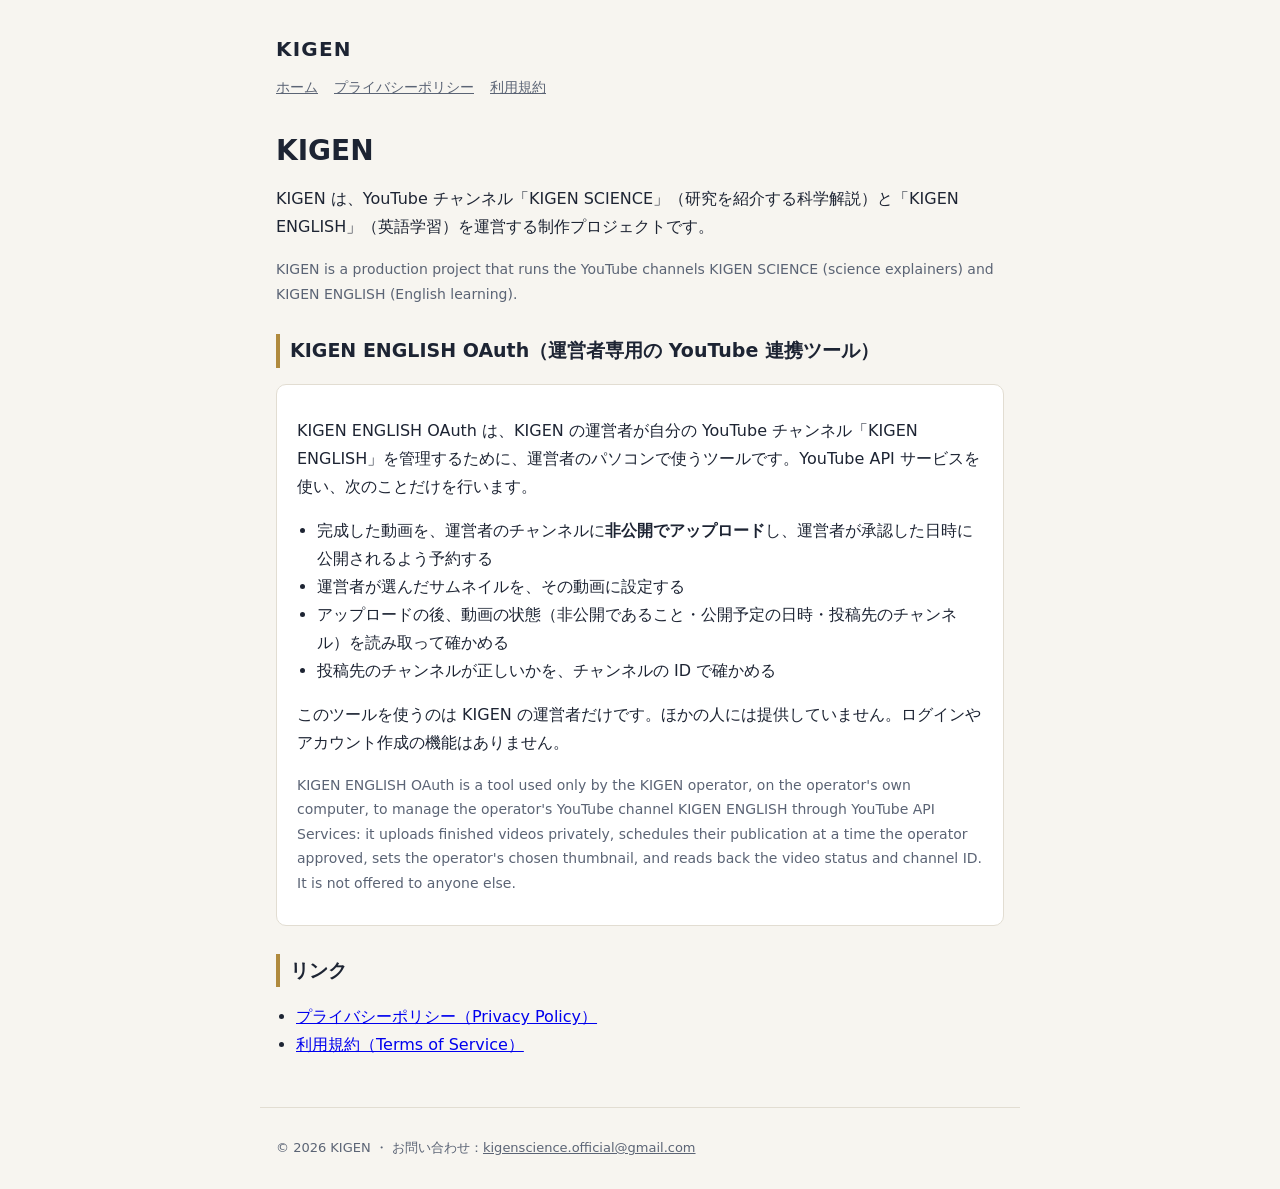
<file: index.html>
<!doctype html>
<html lang="ja">
<head>
<meta charset="utf-8">
<meta name="viewport" content="width=device-width, initial-scale=1">
<title>KIGEN</title>
<meta name="description" content="KIGEN は、YouTube チャンネル KIGEN SCIENCE と KIGEN ENGLISH を運営する制作プロジェクトです。">
<link rel="stylesheet" href="style.css">
</head>
<body>
<header>
  <a class="brand" href="index.html">KIGEN</a>
  <nav><a href="index.html">ホーム</a><a href="privacy.html">プライバシーポリシー</a><a href="terms.html">利用規約</a></nav>
</header>
<main>
  <h1>KIGEN</h1>
  <p>KIGEN は、YouTube チャンネル「KIGEN SCIENCE」（研究を紹介する科学解説）と「KIGEN ENGLISH」（英語学習）を運営する制作プロジェクトです。</p>
  <p class="en">KIGEN is a production project that runs the YouTube channels KIGEN SCIENCE (science explainers) and KIGEN ENGLISH (English learning).</p>

  <h2>KIGEN ENGLISH OAuth（運営者専用の YouTube 連携ツール）</h2>
  <section class="card">
    <p>KIGEN ENGLISH OAuth は、KIGEN の運営者が自分の YouTube チャンネル「KIGEN ENGLISH」を管理するために、運営者のパソコンで使うツールです。YouTube API サービスを使い、次のことだけを行います。</p>
    <ul>
      <li>完成した動画を、運営者のチャンネルに<strong>非公開でアップロード</strong>し、運営者が承認した日時に公開されるよう予約する</li>
      <li>運営者が選んだサムネイルを、その動画に設定する</li>
      <li>アップロードの後、動画の状態（非公開であること・公開予定の日時・投稿先のチャンネル）を読み取って確かめる</li>
      <li>投稿先のチャンネルが正しいかを、チャンネルの ID で確かめる</li>
    </ul>
    <p>このツールを使うのは KIGEN の運営者だけです。ほかの人には提供していません。ログインやアカウント作成の機能はありません。</p>
    <p class="en">KIGEN ENGLISH OAuth is a tool used only by the KIGEN operator, on the operator's own computer, to manage the operator's YouTube channel KIGEN ENGLISH through YouTube API Services: it uploads finished videos privately, schedules their publication at a time the operator approved, sets the operator's chosen thumbnail, and reads back the video status and channel ID. It is not offered to anyone else.</p>
  </section>

  <h2>リンク</h2>
  <ul>
    <li><a href="privacy.html">プライバシーポリシー（Privacy Policy）</a></li>
    <li><a href="terms.html">利用規約（Terms of Service）</a></li>
  </ul>
</main>
<footer>
  <p>© 2026 KIGEN ・ お問い合わせ：<a href="mailto:kigenscience.official@gmail.com">kigenscience.official@gmail.com</a></p>
</footer>
</body>
</html>
</file>
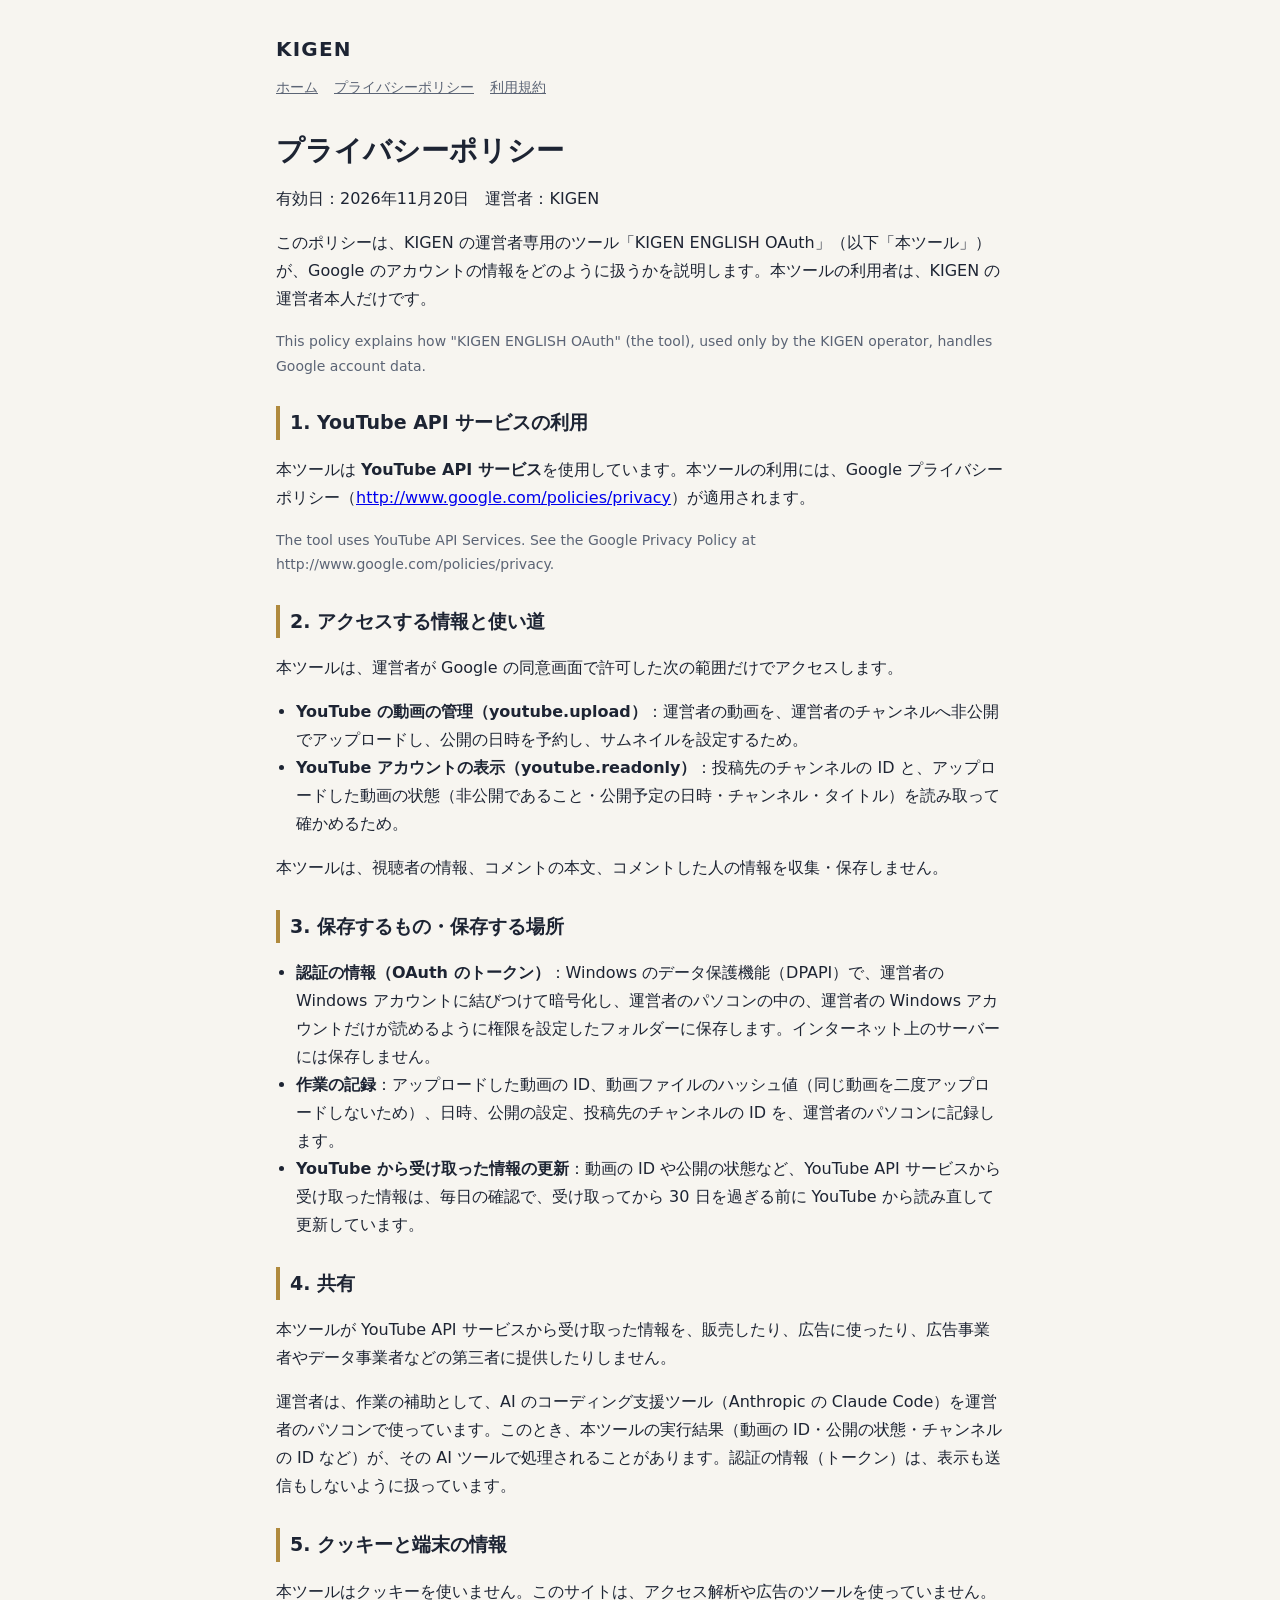
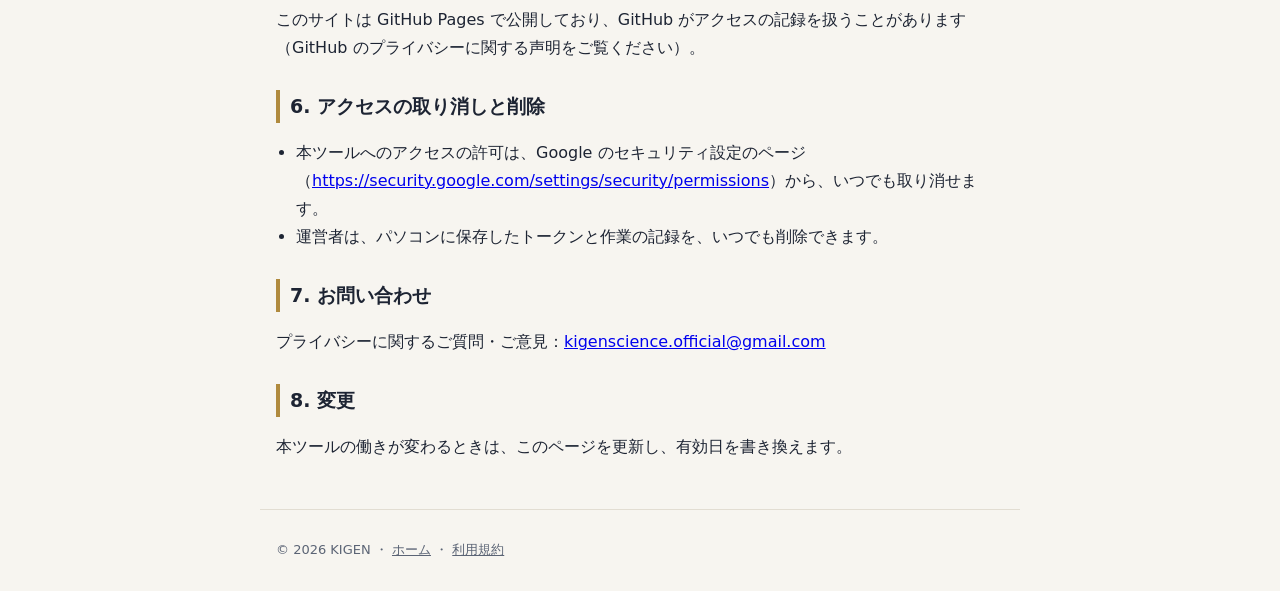
<file: privacy.html>
<!doctype html>
<html lang="ja">
<head>
<meta charset="utf-8">
<meta name="viewport" content="width=device-width, initial-scale=1">
<title>プライバシーポリシー｜KIGEN</title>
<link rel="stylesheet" href="style.css">
</head>
<body>
<header>
  <a class="brand" href="index.html">KIGEN</a>
  <nav><a href="index.html">ホーム</a><a href="privacy.html">プライバシーポリシー</a><a href="terms.html">利用規約</a></nav>
</header>
<main>
  <h1>プライバシーポリシー</h1>
  <p>有効日：2026年11月20日　運営者：KIGEN</p>
  <p>このポリシーは、KIGEN の運営者専用のツール「KIGEN ENGLISH OAuth」（以下「本ツール」）が、Google のアカウントの情報をどのように扱うかを説明します。本ツールの利用者は、KIGEN の運営者本人だけです。</p>
  <p class="en">This policy explains how "KIGEN ENGLISH OAuth" (the tool), used only by the KIGEN operator, handles Google account data.</p>

  <h2>1. YouTube API サービスの利用</h2>
  <p>本ツールは <strong>YouTube API サービス</strong>を使用しています。本ツールの利用には、Google プライバシー ポリシー（<a href="http://www.google.com/policies/privacy">http://www.google.com/policies/privacy</a>）が適用されます。</p>
  <p class="en">The tool uses YouTube API Services. See the Google Privacy Policy at http://www.google.com/policies/privacy.</p>

  <h2>2. アクセスする情報と使い道</h2>
  <p>本ツールは、運営者が Google の同意画面で許可した次の範囲だけでアクセスします。</p>
  <ul>
    <li><strong>YouTube の動画の管理（youtube.upload）</strong>：運営者の動画を、運営者のチャンネルへ非公開でアップロードし、公開の日時を予約し、サムネイルを設定するため。</li>
    <li><strong>YouTube アカウントの表示（youtube.readonly）</strong>：投稿先のチャンネルの ID と、アップロードした動画の状態（非公開であること・公開予定の日時・チャンネル・タイトル）を読み取って確かめるため。</li>
  </ul>
  <p>本ツールは、視聴者の情報、コメントの本文、コメントした人の情報を収集・保存しません。</p>

  <h2>3. 保存するもの・保存する場所</h2>
  <ul>
    <li><strong>認証の情報（OAuth のトークン）</strong>：Windows のデータ保護機能（DPAPI）で、運営者の Windows アカウントに結びつけて暗号化し、運営者のパソコンの中の、運営者の Windows アカウントだけが読めるように権限を設定したフォルダーに保存します。インターネット上のサーバーには保存しません。</li>
    <li><strong>作業の記録</strong>：アップロードした動画の ID、動画ファイルのハッシュ値（同じ動画を二度アップロードしないため）、日時、公開の設定、投稿先のチャンネルの ID を、運営者のパソコンに記録します。</li>
    <li><strong>YouTube から受け取った情報の更新</strong>：動画の ID や公開の状態など、YouTube API サービスから受け取った情報は、毎日の確認で、受け取ってから 30 日を過ぎる前に YouTube から読み直して更新しています。</li>
  </ul>

  <h2>4. 共有</h2>
  <p>本ツールが YouTube API サービスから受け取った情報を、販売したり、広告に使ったり、広告事業者やデータ事業者などの第三者に提供したりしません。</p>
  <p>運営者は、作業の補助として、AI のコーディング支援ツール（Anthropic の Claude Code）を運営者のパソコンで使っています。このとき、本ツールの実行結果（動画の ID・公開の状態・チャンネルの ID など）が、その AI ツールで処理されることがあります。認証の情報（トークン）は、表示も送信もしないように扱っています。</p>

  <h2>5. クッキーと端末の情報</h2>
  <p>本ツールはクッキーを使いません。このサイトは、アクセス解析や広告のツールを使っていません。このサイトは GitHub Pages で公開しており、GitHub がアクセスの記録を扱うことがあります（GitHub のプライバシーに関する声明をご覧ください）。</p>

  <h2>6. アクセスの取り消しと削除</h2>
  <ul>
    <li>本ツールへのアクセスの許可は、Google のセキュリティ設定のページ（<a href="https://security.google.com/settings/security/permissions">https://security.google.com/settings/security/permissions</a>）から、いつでも取り消せます。</li>
    <li>運営者は、パソコンに保存したトークンと作業の記録を、いつでも削除できます。</li>
  </ul>

  <h2>7. お問い合わせ</h2>
  <p>プライバシーに関するご質問・ご意見：<a href="mailto:kigenscience.official@gmail.com">kigenscience.official@gmail.com</a></p>

  <h2>8. 変更</h2>
  <p>本ツールの働きが変わるときは、このページを更新し、有効日を書き換えます。</p>
</main>
<footer><p>© 2026 KIGEN ・ <a href="index.html">ホーム</a> ・ <a href="terms.html">利用規約</a></p></footer>
</body>
</html>
</file>
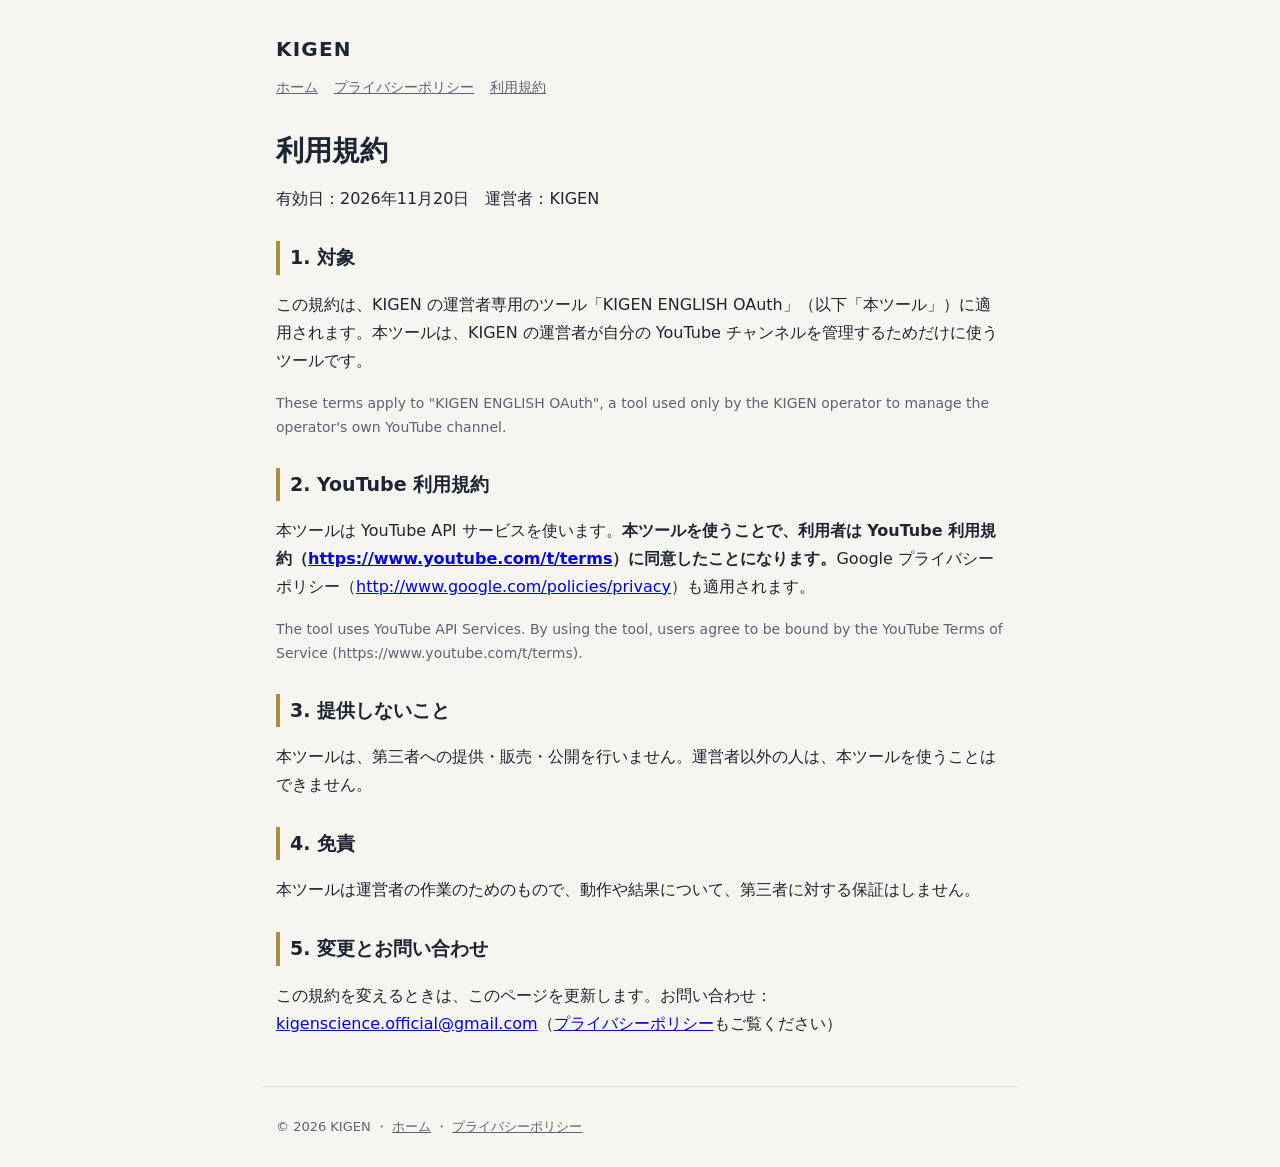
<file: terms.html>
<!doctype html>
<html lang="ja">
<head>
<meta charset="utf-8">
<meta name="viewport" content="width=device-width, initial-scale=1">
<title>利用規約｜KIGEN</title>
<link rel="stylesheet" href="style.css">
</head>
<body>
<header>
  <a class="brand" href="index.html">KIGEN</a>
  <nav><a href="index.html">ホーム</a><a href="privacy.html">プライバシーポリシー</a><a href="terms.html">利用規約</a></nav>
</header>
<main>
  <h1>利用規約</h1>
  <p>有効日：2026年11月20日　運営者：KIGEN</p>

  <h2>1. 対象</h2>
  <p>この規約は、KIGEN の運営者専用のツール「KIGEN ENGLISH OAuth」（以下「本ツール」）に適用されます。本ツールは、KIGEN の運営者が自分の YouTube チャンネルを管理するためだけに使うツールです。</p>
  <p class="en">These terms apply to "KIGEN ENGLISH OAuth", a tool used only by the KIGEN operator to manage the operator's own YouTube channel.</p>

  <h2>2. YouTube 利用規約</h2>
  <p>本ツールは YouTube API サービスを使います。<strong>本ツールを使うことで、利用者は YouTube 利用規約（<a href="https://www.youtube.com/t/terms">https://www.youtube.com/t/terms</a>）に同意したことになります。</strong>Google プライバシー ポリシー（<a href="http://www.google.com/policies/privacy">http://www.google.com/policies/privacy</a>）も適用されます。</p>
  <p class="en">The tool uses YouTube API Services. By using the tool, users agree to be bound by the YouTube Terms of Service (https://www.youtube.com/t/terms).</p>

  <h2>3. 提供しないこと</h2>
  <p>本ツールは、第三者への提供・販売・公開を行いません。運営者以外の人は、本ツールを使うことはできません。</p>

  <h2>4. 免責</h2>
  <p>本ツールは運営者の作業のためのもので、動作や結果について、第三者に対する保証はしません。</p>

  <h2>5. 変更とお問い合わせ</h2>
  <p>この規約を変えるときは、このページを更新します。お問い合わせ：<a href="mailto:kigenscience.official@gmail.com">kigenscience.official@gmail.com</a>（<a href="privacy.html">プライバシーポリシー</a>もご覧ください）</p>
</main>
<footer><p>© 2026 KIGEN ・ <a href="index.html">ホーム</a> ・ <a href="privacy.html">プライバシーポリシー</a></p></footer>
</body>
</html>
</file>
<file: style.css>
:root { --ink: #1d2433; --muted: #5b6475; --bg: #f7f5f0; --card: #ffffff; --accent: #b08a3e; --line: #e2ddd2; }
* { box-sizing: border-box; }
body { margin: 0; background: var(--bg); color: var(--ink); font: 16px/1.75 "Noto Sans JP", "Hiragino Sans", "Yu Gothic", system-ui, sans-serif; }
header, main, footer { max-width: 760px; margin: 0 auto; padding: 0 16px; }
header { padding-top: 32px; }
.brand { font-weight: 700; letter-spacing: .06em; color: var(--ink); text-decoration: none; font-size: 20px; }
nav { margin-top: 8px; display: flex; gap: 16px; flex-wrap: wrap; font-size: 14px; }
nav a { color: var(--muted); }
main { padding-top: 24px; padding-bottom: 32px; }
h1 { font-size: 28px; line-height: 1.35; margin: 8px 0 16px; }
h2 { font-size: 19px; margin: 28px 0 8px; border-left: 4px solid var(--accent); padding-left: 10px; }
section.card { background: var(--card); border: 1px solid var(--line); border-radius: 10px; padding: 16px 20px; margin: 16px 0; }
.en { color: var(--muted); font-size: 14px; }
ul { padding-left: 20px; }
footer { border-top: 1px solid var(--line); padding: 16px; font-size: 13px; color: var(--muted); }
footer a { color: var(--muted); }
</file>
